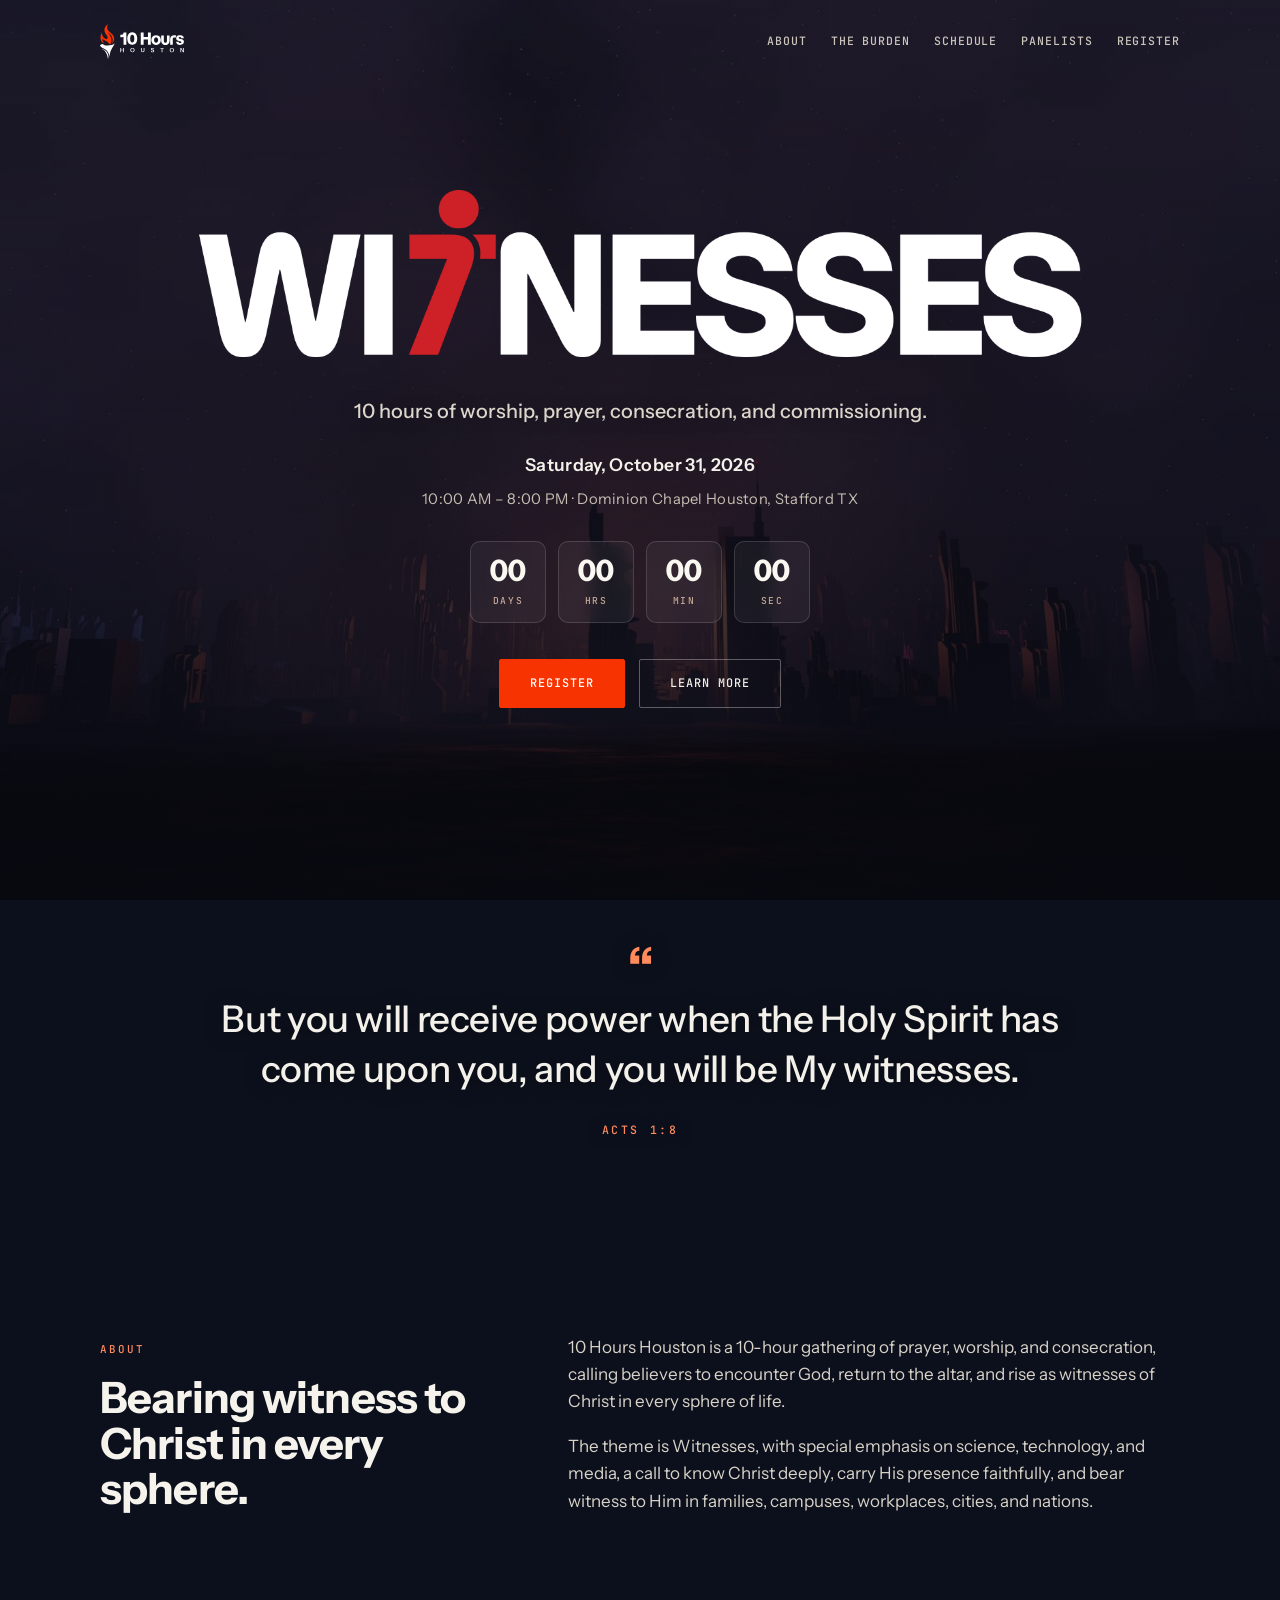
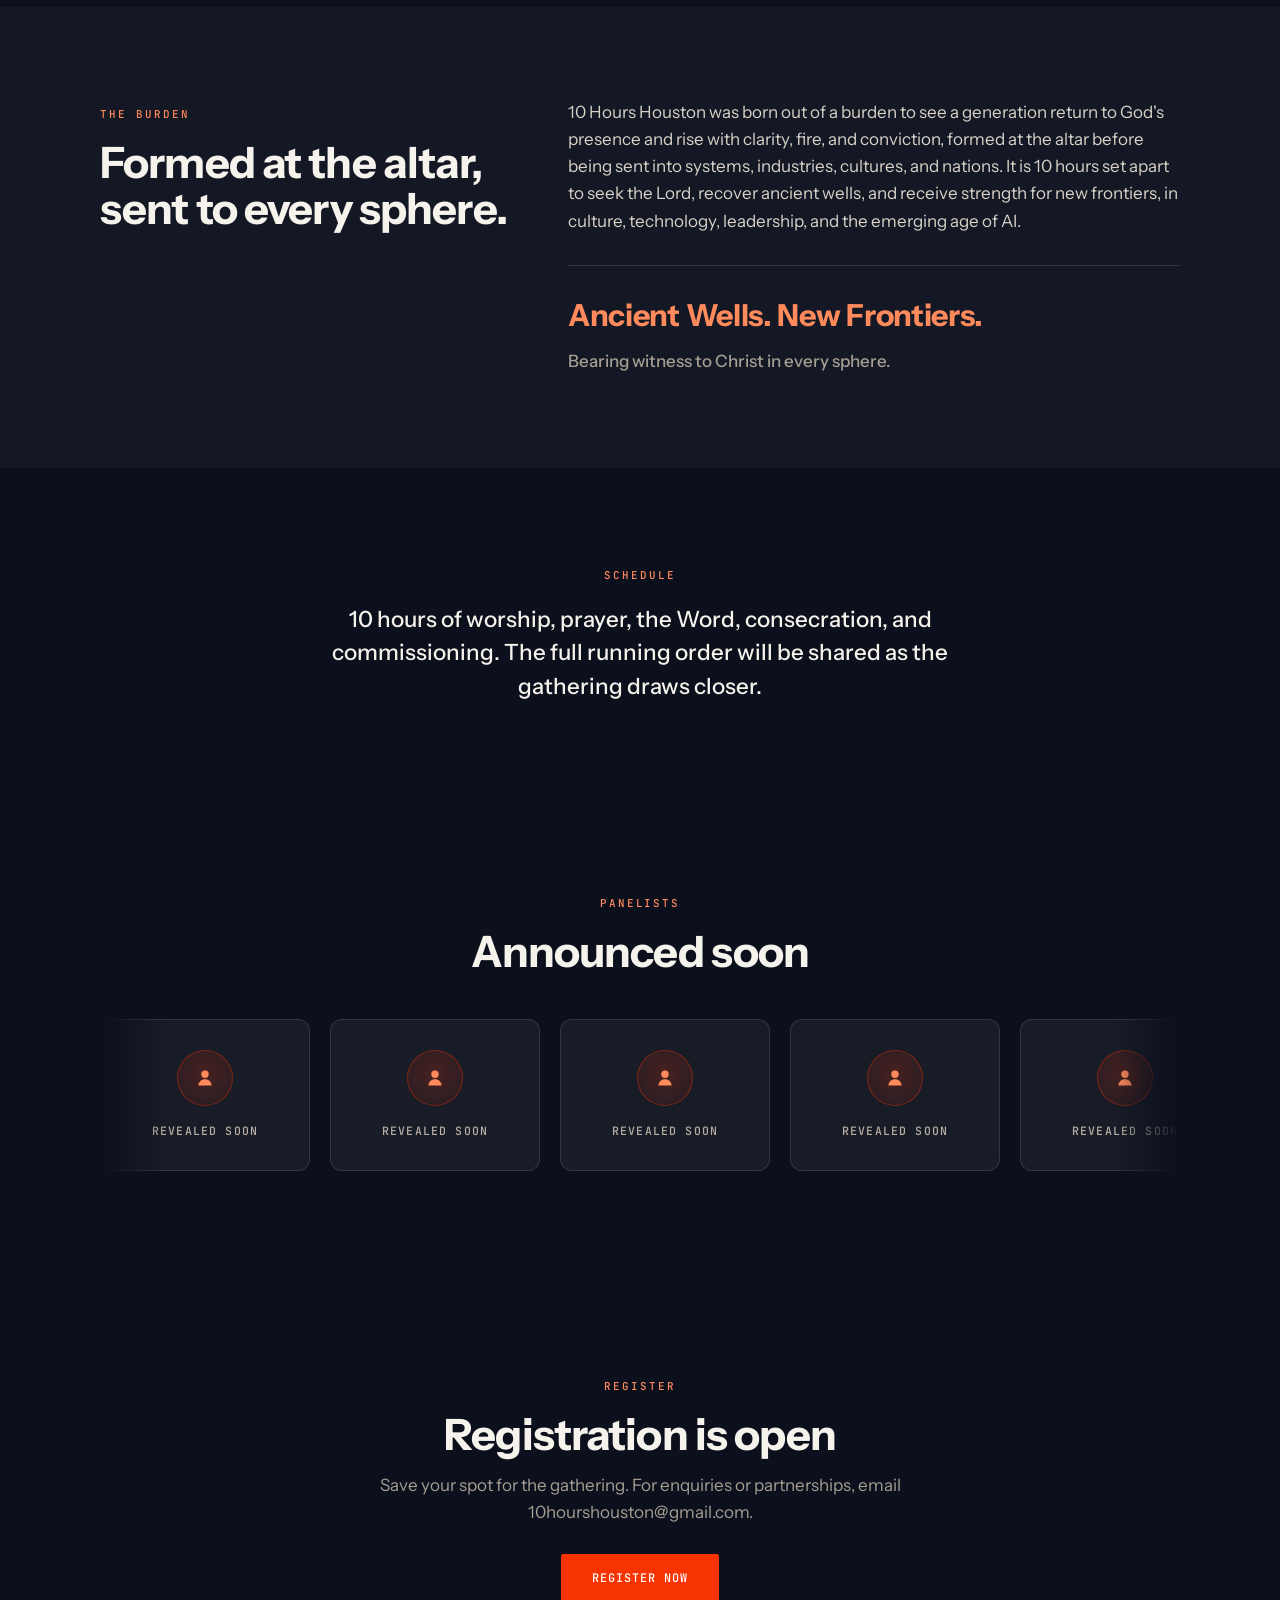
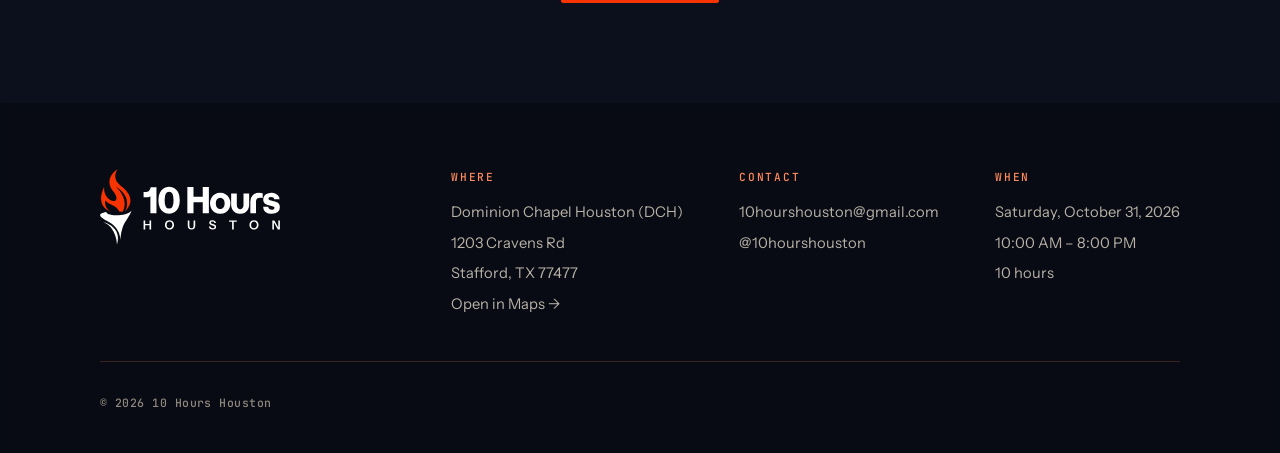
<file: index.html>
<!DOCTYPE html>
<html lang="en">
<head>
<meta charset="UTF-8" />
<meta name="viewport" content="width=device-width, initial-scale=1.0" />
<meta name="theme-color" content="#0c101c" />
<title>10 Hours Houston · Witnesses</title>
<style>
  @font-face{font-family:'Instrument Sans';src:url([data-uri]) format('woff2');font-weight:400 700;font-stretch:75% 100%;font-style:normal;font-display:swap}
  @font-face{font-family:'JetBrains Mono';src:url([data-uri]) format('woff2');font-weight:500;font-style:normal;font-display:swap}
  .cls-1{fill:#f73301}
  .cls-2{fill:#fff}
  :root{
    --ink:#0c101c; --head:#f6f3ed; --text:#d8d2c8; --text-dim:#a59e93;
    --accent:#f73301; --accent-soft:#ff8a5c;
    --line:rgba(255,255,255,.12); --card:rgba(255,255,255,.05);
    --f-sans:'Instrument Sans',-apple-system,system-ui,sans-serif;
    --f-mono:'JetBrains Mono',ui-monospace,'SF Mono',Menlo,Consolas,monospace;
  }
  *{box-sizing:border-box}
  html{scroll-behavior:smooth}
  body{margin:0; background:var(--ink); color:var(--text); font-family:var(--f-sans); font-size:17px; line-height:1.6; -webkit-font-smoothing:antialiased}
  a{color:inherit}

  /* fixed cityscape behind everything */
  .site-bg{position:fixed; inset:0; z-index:-2; background:#0c101c url([data-uri]) center 42%/cover no-repeat}
  .site-veil{position:fixed; inset:0; z-index:-1; pointer-events:none;
    background:linear-gradient(180deg, rgba(9,11,19,.58) 0%, rgba(9,11,19,.70) 55%, rgba(9,11,19,.80) 100%)}

  .wrap{width:min(1080px,92vw); margin:0 auto}
  .logo{display:block; width:100%; height:auto; aspect-ratio:898/377}
  .logo-set{display:block}
  .eyebrow{font-family:var(--f-mono); font-size:.68rem; letter-spacing:.18em; text-transform:uppercase; font-weight:500; color:var(--accent-soft)}

  /* NAV */
  .nav{position:absolute; top:0; left:0; right:0; z-index:5; padding:24px 0}
  .nav .wrap{display:flex; align-items:center; justify-content:space-between; gap:16px}
  .brand{width:84px}
  .brand .logo{width:84px}
  .nav-links{display:flex; gap:24px; align-items:center; flex-wrap:wrap}
  .nav-links a{font-family:var(--f-mono); text-decoration:none; color:#cbc5bb; font-size:.72rem; letter-spacing:.08em; text-transform:uppercase; font-weight:500; transition:color .2s}
  .nav-links a:hover{color:var(--accent-soft)}

  /* HERO */
  .hero{position:relative; min-height:96vh; display:flex; align-items:center; padding:132px 0 98px; text-align:center; color:#f2efe9}
  .hero-inner{position:relative; z-index:2; width:min(1040px,92vw); margin:0 auto}
  .mono-eyebrow{font-family:var(--f-mono); text-transform:uppercase; letter-spacing:.3em; font-size:.7rem; font-weight:500; color:#ff9a6e; margin:0 0 26px}
  .brand-logo{width:min(340px,66vw); margin:0 auto}
  .hero-title-logo-wrap{width:min(920px,100%); aspect-ratio:2700/490; margin:0 auto; overflow:hidden}
  .hero-title-logo{display:block; width:100%; height:auto; transform:translate(-1.111%,-17.778%)}
  .hero-sub{color:#dcd6cc; font-weight:500; font-size:clamp(1rem,2.6vw,1.24rem); margin:clamp(28px,4vw,40px) auto 0; max-width:600px; line-height:1.5; text-shadow:0 1px 16px rgba(0,0,0,.4)}
  .meta{font-family:var(--f-sans); margin-top:24px; font-size:1.1rem; color:#f4f1ea; font-weight:600; letter-spacing:.02em}
  .meta .sub{display:block; margin-top:9px; font-size:.92rem; color:#c6bfb3; font-weight:400; letter-spacing:.02em}
  .countdown{display:flex; gap:12px; justify-content:center; margin-top:30px; flex-wrap:wrap}
  .cd-item{min-width:76px; padding:14px 12px; border:1px solid rgba(255,255,255,.14); border-radius:10px; background:rgba(255,255,255,.05); backdrop-filter:blur(8px); -webkit-backdrop-filter:blur(8px)}
  .cd-num{display:block; font-weight:700; font-size:1.85rem; line-height:1; color:#fbf8f2; font-variant-numeric:tabular-nums}
  .cd-lab{display:block; margin-top:7px; font-family:var(--f-mono); font-size:.6rem; letter-spacing:.16em; text-transform:uppercase; color:#c7a795}
  .cta-row{margin-top:36px; display:flex; gap:14px; justify-content:center; align-items:center; flex-wrap:wrap}
  .btn{display:inline-flex; align-items:center; gap:9px; padding:14px 30px; border-radius:2px; font-family:var(--f-mono); font-size:.74rem; font-weight:500; letter-spacing:.08em; text-transform:uppercase; text-decoration:none; transition:transform .15s ease, background .2s, border-color .2s, color .2s}
  .btn-ghost{border:1px solid rgba(255,255,255,.32); color:#f2efe9}
  .btn-ghost:hover{border-color:var(--accent); color:var(--accent-soft)}
  .btn-soon{border:1px solid rgba(247,51,1,.6); color:#ffb28f; cursor:default; background:rgba(247,51,1,.1)}
  .btn-soon .dot{width:7px; height:7px; border-radius:50%; background:var(--accent); box-shadow:0 0 0 0 rgba(247,51,1,.5); animation:beat 2.4s infinite}
  @keyframes beat{0%{box-shadow:0 0 0 0 rgba(247,51,1,.5)}70%{box-shadow:0 0 0 8px rgba(247,51,1,0)}100%{box-shadow:0 0 0 0 rgba(247,51,1,0)}}

  /* sections (transparent so the city shows through) */
  .sec{padding:92px 0; position:relative}
  .sec-alt{background:rgba(255,255,255,.035)}
  .h2{font-weight:700; font-size:clamp(1.9rem,4.4vw,2.7rem); line-height:1.06; letter-spacing:-.02em; margin:14px 0 0; color:var(--head)}
  .lead-p{color:var(--text); margin:0 0 18px}
  .lead-p:last-child{margin-bottom:0}
  .cols{display:grid; grid-template-columns:1fr 1.5fr; gap:60px; align-items:start}
  .burden-close{margin-top:30px; padding-top:26px; border-top:1px solid var(--line)}
  .burden-close .big-tag{font-weight:700; font-size:clamp(1.4rem,3.2vw,1.9rem); letter-spacing:-.01em; color:var(--accent-soft); margin:0}
  .burden-close .small-tag{margin:8px 0 0; color:var(--text-dim); font-weight:500}

  /* BANNER */
  .banner{padding:104px 0; text-align:center; position:relative}
  .banner blockquote{position:relative; margin:0 auto; max-width:860px; font-weight:500; font-size:clamp(1.5rem,3.9vw,2.3rem); line-height:1.36; letter-spacing:-.01em; color:#f4f1ea; text-shadow:0 1px 20px rgba(0,0,0,.4)}
  .banner .quote-mark{font-size:3.4rem; line-height:0; color:#ff8a5c; display:block; margin-bottom:26px; font-weight:700}
  .banner cite{display:block; margin-top:28px; font-family:var(--f-mono); font-style:normal; letter-spacing:.22em; text-transform:uppercase; font-size:.72rem; font-weight:500; color:#ff8a5c}

  /* SCHEDULE */
  .schedule{padding:92px 0; text-align:center; position:relative}
  .schedule .inner{max-width:640px; margin:0 auto}
  .schedule p{color:var(--head); font-weight:500; font-size:clamp(1.15rem,2.6vw,1.4rem); line-height:1.5; margin:16px auto 0}

  /* SPEAKERS */
  .panel{padding:92px 0 96px; position:relative}
  .panel.sec-alt{background:rgba(255,255,255,.035)}
  .panel .head{text-align:center; margin-bottom:48px}
  .panel .head p{color:var(--text-dim); margin:12px auto 0; max-width:470px}
  .panel-grid{display:grid; grid-template-columns:repeat(3,1fr); gap:20px}
  .p-card{position:relative; overflow:hidden; border:1px solid var(--line); border-radius:12px; padding:40px 26px; background:var(--card); backdrop-filter:blur(8px); -webkit-backdrop-filter:blur(8px); text-align:center; transition:border-color .25s ease, transform .25s ease}
  .p-card:hover{border-color:rgba(247,51,1,.5); transform:translateY(-3px)}
  .p-orb{position:relative; width:64px; height:64px; margin:0 auto 22px; border-radius:50%; display:grid; place-items:center; color:#ff8a5c; background:radial-gradient(circle at 50% 42%, rgba(247,51,1,.22), rgba(247,51,1,.05)); border:1px solid rgba(247,51,1,.4)}
  .p-orb::after{content:""; position:absolute; inset:-7px; border-radius:50%; background:radial-gradient(circle, rgba(247,51,1,.22), transparent 68%); animation:orbpulse 3.4s ease-in-out infinite}
  .p-orb svg{width:26px; height:26px; position:relative; z-index:1}
  @keyframes orbpulse{0%,100%{opacity:.45; transform:scale(.88)} 50%{opacity:1; transform:scale(1.06)}}
  .p-status{font-family:var(--f-mono); font-size:.78rem; font-weight:500; letter-spacing:.1em; text-transform:uppercase; color:#b8b0a4}

  /* PANELISTS marquee */
  .panelists{padding:92px 0 100px; position:relative}
  .panelists .head{text-align:center; margin-bottom:44px}
  .panelists .head p{color:var(--text-dim); margin:12px auto 0; max-width:480px}
  .marquee{position:relative; overflow:hidden; max-width:min(1080px,92vw); margin:0 auto; -webkit-mask-image:linear-gradient(90deg,transparent,#000 6%,#000 94%,transparent); mask-image:linear-gradient(90deg,transparent,#000 6%,#000 94%,transparent)}
  .marquee-track{display:flex; width:max-content; animation:marquee 36s linear infinite}
  .marquee:hover .marquee-track{animation-play-state:paused}
  @keyframes marquee{from{transform:translateX(0)} to{transform:translateX(-50%)}}
  .pl-card{flex:0 0 auto; width:210px; margin-right:20px; border:1px solid var(--line); border-radius:12px; padding:30px 20px; background:var(--card); backdrop-filter:blur(8px); -webkit-backdrop-filter:blur(8px); text-align:center}
  .pl-orb{width:56px; height:56px; margin:0 auto 16px; border-radius:50%; display:grid; place-items:center; color:#ff8a5c; background:radial-gradient(circle at 50% 42%, rgba(247,51,1,.22), rgba(247,51,1,.05)); border:1px solid rgba(247,51,1,.4)}
  .pl-orb svg{width:24px; height:24px}
  .pl-status{font-family:var(--f-mono); font-size:.72rem; font-weight:500; letter-spacing:.1em; text-transform:uppercase; color:#b8b0a4}

  /* REGISTER */
  .register{padding:100px 0; text-align:center; position:relative}
  .register .inner{max-width:600px; margin:0 auto}
  .register p{color:var(--text-dim); margin:14px 0 28px}
  .btn-primary{background:var(--accent); color:#fff; border:1px solid var(--accent)}
  .btn-primary:hover{background:var(--accent-soft); color:#0c101c; border-color:var(--accent-soft); transform:translateY(-1px)}

  /* FOOTER */
  footer{background:rgba(6,8,14,.55); backdrop-filter:blur(6px); -webkit-backdrop-filter:blur(6px); color:#c8c2b8; padding:66px 0 40px; position:relative}
  .foot-top{display:flex; justify-content:space-between; align-items:flex-start; gap:40px; flex-wrap:wrap; padding-bottom:38px; border-bottom:1px solid rgba(255,138,92,.2)}
  .foot-brand{width:180px}
  .foot-brand .logo{width:180px}
  .foot-cols{display:flex; gap:56px; flex-wrap:wrap}
  .foot-col h4{font-family:var(--f-mono); font-size:.7rem; letter-spacing:.16em; text-transform:uppercase; color:#ff8a5c; font-weight:500; margin:0 0 14px}
  .foot-col p, .foot-col a{display:block; margin:0 0 7px; font-size:.92rem; color:#b7b1a7; text-decoration:none}
  .foot-col a:hover{color:#ff8a5c}
  .foot-bottom{margin-top:32px; font-family:var(--f-mono); font-size:.72rem; letter-spacing:.04em; color:#8f887e; display:flex; justify-content:space-between; flex-wrap:wrap; gap:10px}

  /* MOTION */
  .reveal{opacity:0; transform:translateY(18px); transition:opacity .7s ease, transform .7s ease}
  .reveal.in{opacity:1; transform:none}
  @media (prefers-reduced-motion: reduce){*{animation:none !important; transition:none !important} .reveal{opacity:1; transform:none} html{scroll-behavior:auto}}

  /* RESPONSIVE */
  @media (max-width:860px){
    .nav-links{display:none}
    .cols{grid-template-columns:1fr; gap:24px}
    .panel-grid{grid-template-columns:1fr; max-width:360px; margin:0 auto}
  }
  @media (max-width:480px){ .hero{min-height:90vh; padding:120px 0 84px} }
  :focus-visible{outline:2px solid var(--accent); outline-offset:3px}
</style>
</head>
<body>
  <div class="site-bg" aria-hidden="true"></div>
  <div class="site-veil" aria-hidden="true"></div>

  <svg width="0" height="0" style="position:absolute" aria-hidden="true"><symbol id="logo-dark" viewBox="0 0 898.152 377.5337"><g>
    <g>
      <g>
        <g>
          <path class="cls-1" d="M95.1753,211.9315c-4.5762-16.16-29.03-29.3158-43.0441-35.894s-26.36-19.0195-26.36-19.0195c-6.8642,36.609,25.9313,54.9135,25.9313,54.9135C-30.668,181.8054,20.5273,88.3763,20.5273,88.3763,12.8051,141.86,66.0025,172.4624,78.3008,155.588s-13.4423-44.3311-13.4423-44.3311C12.5191,44.9032,88.3111,0,88.3111,0S52.4648,44.9032,101.2768,81.8934s72.4552,80.4635,23.2619,130.0381c0,0,44.2358-72.0739-50.3373-127.3687,0,0,73.9806,56.82,39.2783,127.3687h0a33.2041,33.2041,0,0,1-17.5443.199Z"/>
          <g>
            <path class="cls-2" d="M126.9234,262.8051c-20.2255,30.38-24.2867,70.9256-24.9614,91.5366-3.57-54.5268-39.537-81.5912-62.65-92.3716-20.08-9.3657-72.7959-37.4092-8.0527-47.618,0,0-.3393,10.24,27.2784,14.8683,27.6163,4.6443,83.7713.3856,97.956-22.2411C156.4935,206.9793,155.1815,220.33,126.9234,262.8051Z"/>
            <path class="cls-2" d="M15.4414,264.5935s97.2815,22.7561,68.9841,112.94C84.4255,377.5337,83.1538,291.5535,15.4414,264.5935Z"/>
          </g>
        </g>
        <g>
          <g>
            <path class="cls-2" d="M251.1781,221.2913V135.8492A22.4038,22.4038,0,0,1,244.29,139.51a42.6528,42.6528,0,0,1-9.9384,1.6571q-6.1929.4371-17.1769.4361v-26.33q7.6723,0,13.3407-.4361a24.5873,24.5873,0,0,0,9.7645-2.6161,18.4208,18.4208,0,0,0,7.0623-7.2364,54.9484,54.9484,0,0,0,5.23-14.1236h28.9465v130.43Z"/>
            <path class="cls-2" d="M344.1165,223.3834q-16.2157,0-28.0733-8.1954-11.8608-8.1943-18.31-23.3651-6.4539-15.1717-6.4513-35.9207,0-20.75,6.5383-35.7468,6.54-14.9942,18.5709-23.1911,12.0321-8.1943,28.4234-8.1965,16.3871,0,28.2473,8.2835,11.856,8.2839,18.3969,23.4531,6.5388,15.17,6.5383,35.9208,0,20.577-6.5383,35.5717-6.54,14.9988-18.6589,23.1911Q360.68,223.387,344.1165,223.3834Zm.523-25.4582q22.3176,0,22.32-42.023,0-41.6745-22.32-41.6751-22.3221,0-22.32,41.6751Q322.3194,197.9273,344.64,197.9252Z"/>
            <path class="cls-2" d="M435.8328,221.2913V90.512h30.6895v48.3013h46.2093V90.512h30.69V221.2913h-30.69V166.0156H466.5223v55.2757Z"/>
            <path class="cls-2" d="M600.095,223.9064a51.8265,51.8265,0,0,1-26.33-6.6253,47.3369,47.3369,0,0,1-18.0479-18.3969q-6.5388-11.77-6.5383-26.94,0-15.5177,6.5383-27.3763a47.8144,47.8144,0,0,1,18.0479-18.5709,51.3021,51.3021,0,0,1,26.33-6.7134q14.9941,0,26.4172,6.7134a48.0146,48.0146,0,0,1,17.9609,18.5709q6.5373,11.8592,6.5383,27.3763,0,15.17-6.5383,26.94a47.53,47.53,0,0,1-17.9609,18.3969Q615.0886,223.9048,600.095,223.9064Zm0-24.4111a19.5727,19.5727,0,0,0,15.9547-7.6724q6.1882-7.6723,6.19-19.879,0-12.5541-6.19-20.402a20.1443,20.1443,0,0,0-31.9095,0q-6.1914,7.8469-6.19,20.402,0,12.2082,6.19,19.879A19.5645,19.5645,0,0,0,600.095,199.4953Z"/>
            <path class="cls-2" d="M699.6618,223.9064a47.7226,47.7226,0,0,1-23.2791-5.5792,40.7357,40.7357,0,0,1-15.9548-15.4318,43.9344,43.9344,0,0,1-5.7543-22.5821V121.9h28.2473V181.36q0,8.0214,4.7083,13.0776a16.84,16.84,0,0,0,24.0631,0q4.7088-5.0562,4.7083-13.0776V121.9H744.65v58.4138a43.9344,43.9344,0,0,1-5.7543,22.5821,40.9168,40.9168,0,0,1-15.8688,15.4318A47.5977,47.5977,0,0,1,699.6618,223.9064Z"/>
            <path class="cls-2" d="M750.5783,221.2913V163.7485q0-21.448,11.5966-32.9566,11.5934-11.5086,33.2176-11.5086,2.2639,0,7.1483.2621a62.5675,62.5675,0,0,1,9.7655,1.307v24.2382q-3.3142-.5235-6.2773-.959a46.02,46.02,0,0,0-6.6263-.4361,31.7894,31.7894,0,0,0-10.1135,1.5691,14.36,14.36,0,0,0-7.5854,5.9293q-2.8772,4.36-2.8772,12.7286v57.3688Z"/>
            <path class="cls-2" d="M857.523,223.9064q-20.0535,0-31.5616-9.3284-11.5085-9.3264-11.5085-25.5452h24.9352q1.3946,7.4994,6.1033,10.9855a21.6961,21.6961,0,0,0,21.796,1.046,7.7248,7.7248,0,0,0,4.0113-6.9753,5.6649,5.6649,0,0,0-3.0512-5.2313q-3.0532-1.74-11.4226-3.8362-5.9287-1.3929-10.3745-2.5281-4.4461-1.1319-9.5024-2.8771A60.302,60.302,0,0,1,826.05,174.559a22.7741,22.7741,0,0,1-8.0214-8.1073q-3.0532-5.1427-3.0512-13.5147,0-9.416,3.6612-15.8678a29.3384,29.3384,0,0,1,9.7655-10.3745,43.16,43.16,0,0,1,13.3386-5.6673,60.5872,60.5872,0,0,1,14.2117-1.7441,49.9242,49.9242,0,0,1,20.75,4.0983,34.9764,34.9764,0,0,1,14.2987,11.3335,27.9693,27.9693,0,0,1,5.2313,16.8268H869.73a10.5486,10.5486,0,0,0-4.6213-8.7184,17.5882,17.5882,0,0,0-10.8974-3.4872,19.9866,19.9866,0,0,0-8.72,2.0921,7.0554,7.0554,0,0,0-4.3592,6.8014,6.537,6.537,0,0,0,2.79,5.3182q2.7859,2.1824,10.8105,4.4462,2.9637.6981,7.0624,1.7441,4.0939,1.0456,8.1084,2.0051,4.0091.9606,6.6263,1.8311,11.3325,3.3142,16.4778,10.1135,5.1427,6.8,5.1443,17.0878,0,15.6938-10.7235,24.4122Q876.7029,223.909,857.523,223.9064Z"/>
          </g>
          <g>
            <path class="cls-2" d="M217.1744,302.0129V256.7858H225.34v45.2271Zm3.8945-26.76h29.398v6.4076h-29.398Zm25.6912,26.76V256.7858h8.1666v45.2271Z"/>
            <path class="cls-2" d="M346.5734,302.6412a23.66,23.66,0,0,1-9.0455-1.6961,20.9386,20.9386,0,0,1-7.1927-4.8369,21.89,21.89,0,0,1-4.7116-7.4433,25.9912,25.9912,0,0,1-1.664-9.4541,24.29,24.29,0,0,1,2.89-12.0291,20.8255,20.8255,0,0,1,8.0087-8.1031,23.0922,23.0922,0,0,1,11.6526-2.9206,23.3477,23.3477,0,0,1,11.7773,2.9206,20.7748,20.7748,0,0,1,8.0087,8.1346,24.4821,24.4821,0,0,1,2.89,12.0605,25.7626,25.7626,0,0,1-1.664,9.4221,21.9837,21.9837,0,0,1-4.7116,7.4124,20.949,20.949,0,0,1-7.1927,4.8369A23.6582,23.6582,0,0,1,346.5734,302.6412Zm-.0629-6.6583a13.3093,13.3093,0,0,0,7.5062-2.1361,14.3632,14.3632,0,0,0,5.0561-5.9361,20.0385,20.0385,0,0,0,1.822-8.7623,19.3606,19.3606,0,0,0-1.79-8.5746,13.6617,13.6617,0,0,0-5.0252-5.7164,14.9387,14.9387,0,0,0-15.0755,0,13.48,13.48,0,0,0-4.9943,5.6849,19.6094,19.6094,0,0,0-1.759,8.6061,20.3018,20.3018,0,0,0,1.79,8.7938,14.1882,14.1882,0,0,0,5.0252,5.9046A13.196,13.196,0,0,0,346.5105,295.9829Z"/>
            <path class="cls-2" d="M456.4359,302.6412q-9.1725,0-13.8829-5.214t-4.7105-14.95V256.7858h8.1655v26.8848q0,6.2193,2.7638,9.2653a11.32,11.32,0,0,0,15.4531,0q2.7627-3.0459,2.7638-9.2024V256.7858h8.1655V282.54q0,9.6744-4.7425,14.8873Q465.6681,302.642,456.4359,302.6412Z"/>
            <path class="cls-2" d="M562.5939,302.5782q-8.5431,0-13.5992-3.9259a15.8043,15.8043,0,0,1-5.9361-11.0867h7.8519a9.1281,9.1281,0,0,0,3.7057,6.4386,13.627,13.627,0,0,0,8.2284,2.2923,11.2889,11.2889,0,0,0,6.4385-1.5387,4.9352,4.9352,0,0,0,2.2305-4.303,5.63,5.63,0,0,0-1.3825-3.9575,10.0158,10.0158,0,0,0-4.6475-2.45l-8.1666-2.45q-6.2176-1.8847-9.1394-4.9627a10.7757,10.7757,0,0,1-2.9206-7.7261,11.58,11.58,0,0,1,2.01-6.7841,12.8887,12.8887,0,0,1,5.6843-4.46,21.7,21.7,0,0,1,8.5752-1.57q7.5378,0,12.029,3.6748a14.1142,14.1142,0,0,1,5.1191,9.9559h-7.8519a8.4223,8.4223,0,0,0-3.14-5.5591,10.9488,10.9488,0,0,0-6.5965-1.79,10.1772,10.1772,0,0,0-5.7782,1.4448,4.5348,4.5348,0,0,0-2.1355,3.9574,5.0967,5.0967,0,0,0,1.2875,3.518,10.6223,10.6223,0,0,0,4.8054,2.5126l8.2914,2.5126q6.2193,1.8219,9.0455,4.9622a11.4792,11.4792,0,0,1,2.8267,7.9772q0,6.4074-4.4289,9.8621T562.5939,302.5782Z"/>
            <path class="cls-2" d="M659.4546,302.0129V263.2558H644.4421v-6.47h38.1917v6.47H667.6212v38.7571Z"/>
            <path class="cls-2" d="M768.753,302.6412a23.66,23.66,0,0,1-9.0456-1.6961,20.9386,20.9386,0,0,1-7.1927-4.8369,21.8919,21.8919,0,0,1-4.7116-7.4433,25.9912,25.9912,0,0,1-1.664-9.4541,24.29,24.29,0,0,1,2.89-12.0291,20.8242,20.8242,0,0,1,8.0087-8.1031A23.0918,23.0918,0,0,1,768.69,256.158a23.3472,23.3472,0,0,1,11.7773,2.9206,20.7735,20.7735,0,0,1,8.0087,8.1346,24.4822,24.4822,0,0,1,2.89,12.0605,25.7626,25.7626,0,0,1-1.664,9.4221,21.9853,21.9853,0,0,1-4.7116,7.4124,20.949,20.949,0,0,1-7.1927,4.8369A23.6582,23.6582,0,0,1,768.753,302.6412Zm-.063-6.6583a13.31,13.31,0,0,0,7.5063-2.1361,14.3632,14.3632,0,0,0,5.0561-5.9361,20.0385,20.0385,0,0,0,1.8219-8.7623,19.3606,19.3606,0,0,0-1.79-8.5746,13.661,13.661,0,0,0-5.0252-5.7164,14.9387,14.9387,0,0,0-15.0755,0,13.4789,13.4789,0,0,0-4.9942,5.6849,19.608,19.608,0,0,0-1.759,8.6061,20.3018,20.3018,0,0,0,1.79,8.7938,14.1875,14.1875,0,0,0,5.0252,5.9046A13.1956,13.1956,0,0,0,768.69,295.9829Z"/>
            <path class="cls-2" d="M860.4,302.0129V256.7858H870.513l22.0484,39.3224-2.3243.5654V256.7858h7.9148v45.2271H888.0387L865.99,262.69l2.3243-.5653v39.8878Z"/>
          </g>
        </g>
      </g>
    </g>
  </g></symbol></svg>

  <nav class="nav">
    <div class="wrap">
      <a class="brand" href="#top"><span class="logo-set logo--nav"><svg class="logo" role="img" aria-label="10 Hours Houston"><use href="#logo-dark"></use></svg></span></a>
      <div class="nav-links">
        <a href="#about">About</a><a href="#burden">The Burden</a><a href="#schedule">Schedule</a><a href="#panelists">Panelists</a><a href="#register">Register</a>
      </div>
    </div>
  </nav>

  <header class="hero" id="top">
    <div class="hero-inner reveal">
      <h1 class="hero-title-logo-wrap"><img class="hero-title-logo" src="Witnesses-logo-white-clean.png" alt="Witnesses"></h1>
      <p class="hero-sub">10 hours of worship, prayer, consecration, and commissioning.</p>
      <p class="meta">Saturday, October 31, 2026<span class="sub">10:00 AM &ndash; 8:00 PM · Dominion Chapel Houston, Stafford TX</span></p>
      <div class="countdown" id="countdown" aria-label="Countdown to the gathering">
        <div class="cd-item"><span class="cd-num" id="cd-d">00</span><span class="cd-lab">Days</span></div>
        <div class="cd-item"><span class="cd-num" id="cd-h">00</span><span class="cd-lab">Hrs</span></div>
        <div class="cd-item"><span class="cd-num" id="cd-m">00</span><span class="cd-lab">Min</span></div>
        <div class="cd-item"><span class="cd-num" id="cd-s">00</span><span class="cd-lab">Sec</span></div>
      </div>
      <div class="cta-row">
        <a class="btn btn-primary" href="https://luma.com/oe8cgk9v" target="_blank" rel="noopener">Register</a>
        <a class="btn btn-ghost" href="#about">Learn more</a>
      </div>
    </div>
  </header>

  <section class="banner"><div class="wrap">
    <blockquote class="reveal"><span class="quote-mark">&ldquo;</span>But you will receive power when the Holy Spirit has come upon you, and you will be My witnesses.<cite>Acts 1:8</cite></blockquote>
  </div></section>

  <section class="sec" id="about"><div class="wrap"><div class="cols">
    <div class="reveal"><span class="eyebrow">About</span><h2 class="h2">Bearing witness to Christ in every sphere.</h2></div>
    <div class="reveal">
      <p class="lead-p">10 Hours Houston is a 10-hour gathering of prayer, worship, and consecration, calling believers to encounter God, return to the altar, and rise as witnesses of Christ in every sphere of life.</p>
      <p class="lead-p">The theme is Witnesses, with special emphasis on science, technology, and media, a call to know Christ deeply, carry His presence faithfully, and bear witness to Him in families, campuses, workplaces, cities, and nations.</p>
    </div>
  </div></div></section>

  <section class="sec sec-alt" id="burden"><div class="wrap"><div class="cols">
    <div class="reveal"><span class="eyebrow">The Burden</span><h2 class="h2">Formed at the altar, sent to every sphere.</h2></div>
    <div class="reveal">
      <p class="lead-p">10 Hours Houston was born out of a burden to see a generation return to God's presence and rise with clarity, fire, and conviction, formed at the altar before being sent into systems, industries, cultures, and nations. It is 10 hours set apart to seek the Lord, recover ancient wells, and receive strength for new frontiers, in culture, technology, leadership, and the emerging age of AI.</p>
      <div class="burden-close"><p class="big-tag">Ancient Wells. New Frontiers.</p><p class="small-tag">Bearing witness to Christ in every sphere.</p></div>
    </div>
  </div></div></section>

  <section class="schedule" id="schedule"><div class="wrap"><div class="inner reveal">
    <span class="eyebrow">Schedule</span>
    <p>10 hours of worship, prayer, the Word, consecration, and commissioning. The full running order will be shared as the gathering draws closer.</p>
  </div></div></section>

  <section class="panelists" id="panelists">
    <div class="wrap"><div class="head reveal"><span class="eyebrow">Panelists</span><h2 class="h2">Announced soon</h2></div></div>
    <div class="marquee reveal" aria-hidden="true"><div class="marquee-track">
        <div class="pl-card"><div class="pl-orb"><svg viewBox="0 0 24 24" aria-hidden="true"><circle cx="12" cy="8.2" r="3.7" fill="currentColor"/><path d="M5.4 19.6c0-3.8 3-6.4 6.6-6.4s6.6 2.6 6.6 6.4Z" fill="currentColor"/></svg></div><div class="pl-status">Revealed soon</div></div>
        <div class="pl-card"><div class="pl-orb"><svg viewBox="0 0 24 24" aria-hidden="true"><circle cx="12" cy="8.2" r="3.7" fill="currentColor"/><path d="M5.4 19.6c0-3.8 3-6.4 6.6-6.4s6.6 2.6 6.6 6.4Z" fill="currentColor"/></svg></div><div class="pl-status">Revealed soon</div></div>
        <div class="pl-card"><div class="pl-orb"><svg viewBox="0 0 24 24" aria-hidden="true"><circle cx="12" cy="8.2" r="3.7" fill="currentColor"/><path d="M5.4 19.6c0-3.8 3-6.4 6.6-6.4s6.6 2.6 6.6 6.4Z" fill="currentColor"/></svg></div><div class="pl-status">Revealed soon</div></div>
        <div class="pl-card"><div class="pl-orb"><svg viewBox="0 0 24 24" aria-hidden="true"><circle cx="12" cy="8.2" r="3.7" fill="currentColor"/><path d="M5.4 19.6c0-3.8 3-6.4 6.6-6.4s6.6 2.6 6.6 6.4Z" fill="currentColor"/></svg></div><div class="pl-status">Revealed soon</div></div>
        <div class="pl-card"><div class="pl-orb"><svg viewBox="0 0 24 24" aria-hidden="true"><circle cx="12" cy="8.2" r="3.7" fill="currentColor"/><path d="M5.4 19.6c0-3.8 3-6.4 6.6-6.4s6.6 2.6 6.6 6.4Z" fill="currentColor"/></svg></div><div class="pl-status">Revealed soon</div></div>
        <div class="pl-card"><div class="pl-orb"><svg viewBox="0 0 24 24" aria-hidden="true"><circle cx="12" cy="8.2" r="3.7" fill="currentColor"/><path d="M5.4 19.6c0-3.8 3-6.4 6.6-6.4s6.6 2.6 6.6 6.4Z" fill="currentColor"/></svg></div><div class="pl-status">Revealed soon</div></div>
        <div class="pl-card"><div class="pl-orb"><svg viewBox="0 0 24 24" aria-hidden="true"><circle cx="12" cy="8.2" r="3.7" fill="currentColor"/><path d="M5.4 19.6c0-3.8 3-6.4 6.6-6.4s6.6 2.6 6.6 6.4Z" fill="currentColor"/></svg></div><div class="pl-status">Revealed soon</div></div>
        <div class="pl-card"><div class="pl-orb"><svg viewBox="0 0 24 24" aria-hidden="true"><circle cx="12" cy="8.2" r="3.7" fill="currentColor"/><path d="M5.4 19.6c0-3.8 3-6.4 6.6-6.4s6.6 2.6 6.6 6.4Z" fill="currentColor"/></svg></div><div class="pl-status">Revealed soon</div></div>
        <div class="pl-card"><div class="pl-orb"><svg viewBox="0 0 24 24" aria-hidden="true"><circle cx="12" cy="8.2" r="3.7" fill="currentColor"/><path d="M5.4 19.6c0-3.8 3-6.4 6.6-6.4s6.6 2.6 6.6 6.4Z" fill="currentColor"/></svg></div><div class="pl-status">Revealed soon</div></div>
        <div class="pl-card"><div class="pl-orb"><svg viewBox="0 0 24 24" aria-hidden="true"><circle cx="12" cy="8.2" r="3.7" fill="currentColor"/><path d="M5.4 19.6c0-3.8 3-6.4 6.6-6.4s6.6 2.6 6.6 6.4Z" fill="currentColor"/></svg></div><div class="pl-status">Revealed soon</div></div>
    </div></div></div>
  </section>

  <section class="register" id="register"><div class="wrap"><div class="inner reveal">
    <span class="eyebrow">Register</span><h2 class="h2">Registration is open</h2>
    <p>Save your spot for the gathering. For enquiries or partnerships, email 10hourshouston@gmail.com.</p>
    <a class="btn btn-primary" href="https://luma.com/oe8cgk9v" target="_blank" rel="noopener">Register now</a>
  </div></div></section>

  <footer><div class="wrap">
    <div class="foot-top">
      <div class="foot-brand"><span class="logo-set logo--foot"><svg class="logo" role="img" aria-label="10 Hours Houston"><use href="#logo-dark"></use></svg></span></div>
      <div class="foot-cols">
        <div class="foot-col"><h4>Where</h4><p>Dominion Chapel Houston (DCH)</p><p>1203 Cravens Rd</p><p>Stafford, TX 77477</p><a href="https://www.google.com/maps/search/?api=1&query=Dominion+Chapel+Houston+1203+Cravens+Rd+Stafford+TX+77477" target="_blank" rel="noopener">Open in Maps &#8594;</a></div>
        <div class="foot-col"><h4>Contact</h4><a href="mailto:10hourshouston@gmail.com">10hourshouston@gmail.com</a><a href="https://instagram.com/10hourshouston" target="_blank" rel="noopener">@10hourshouston</a></div>
        <div class="foot-col"><h4>When</h4><p>Saturday, October 31, 2026</p><p>10:00 AM &ndash; 8:00 PM</p><p>10 hours</p></div>
      </div>
    </div>
    <div class="foot-bottom"><span>&#169; 2026 10 Hours Houston</span></div>
  </div></footer>

  <script>
    var obs=new IntersectionObserver(function(es){es.forEach(function(e){if(e.isIntersecting){e.target.classList.add('in');obs.unobserve(e.target);}});},{threshold:.12});
    document.querySelectorAll('.reveal').forEach(function(el){obs.observe(el);});
    (function(){
      var target=new Date('2026-10-31T10:00:00-05:00').getTime();
      var d=document.getElementById('cd-d'),H=document.getElementById('cd-h'),M=document.getElementById('cd-m'),S=document.getElementById('cd-s');
      if(!d) return; function p(n){return (n<10?'0':'')+n;}
      function tick(){var x=target-Date.now(); if(x<0)x=0;
        d.textContent=p(Math.floor(x/86400000)); H.textContent=p(Math.floor(x%86400000/3600000));
        M.textContent=p(Math.floor(x%3600000/60000)); S.textContent=p(Math.floor(x%60000/1000));}
      tick(); setInterval(tick,1000);
    })();
  </script>
</body>
</html>
</file>
